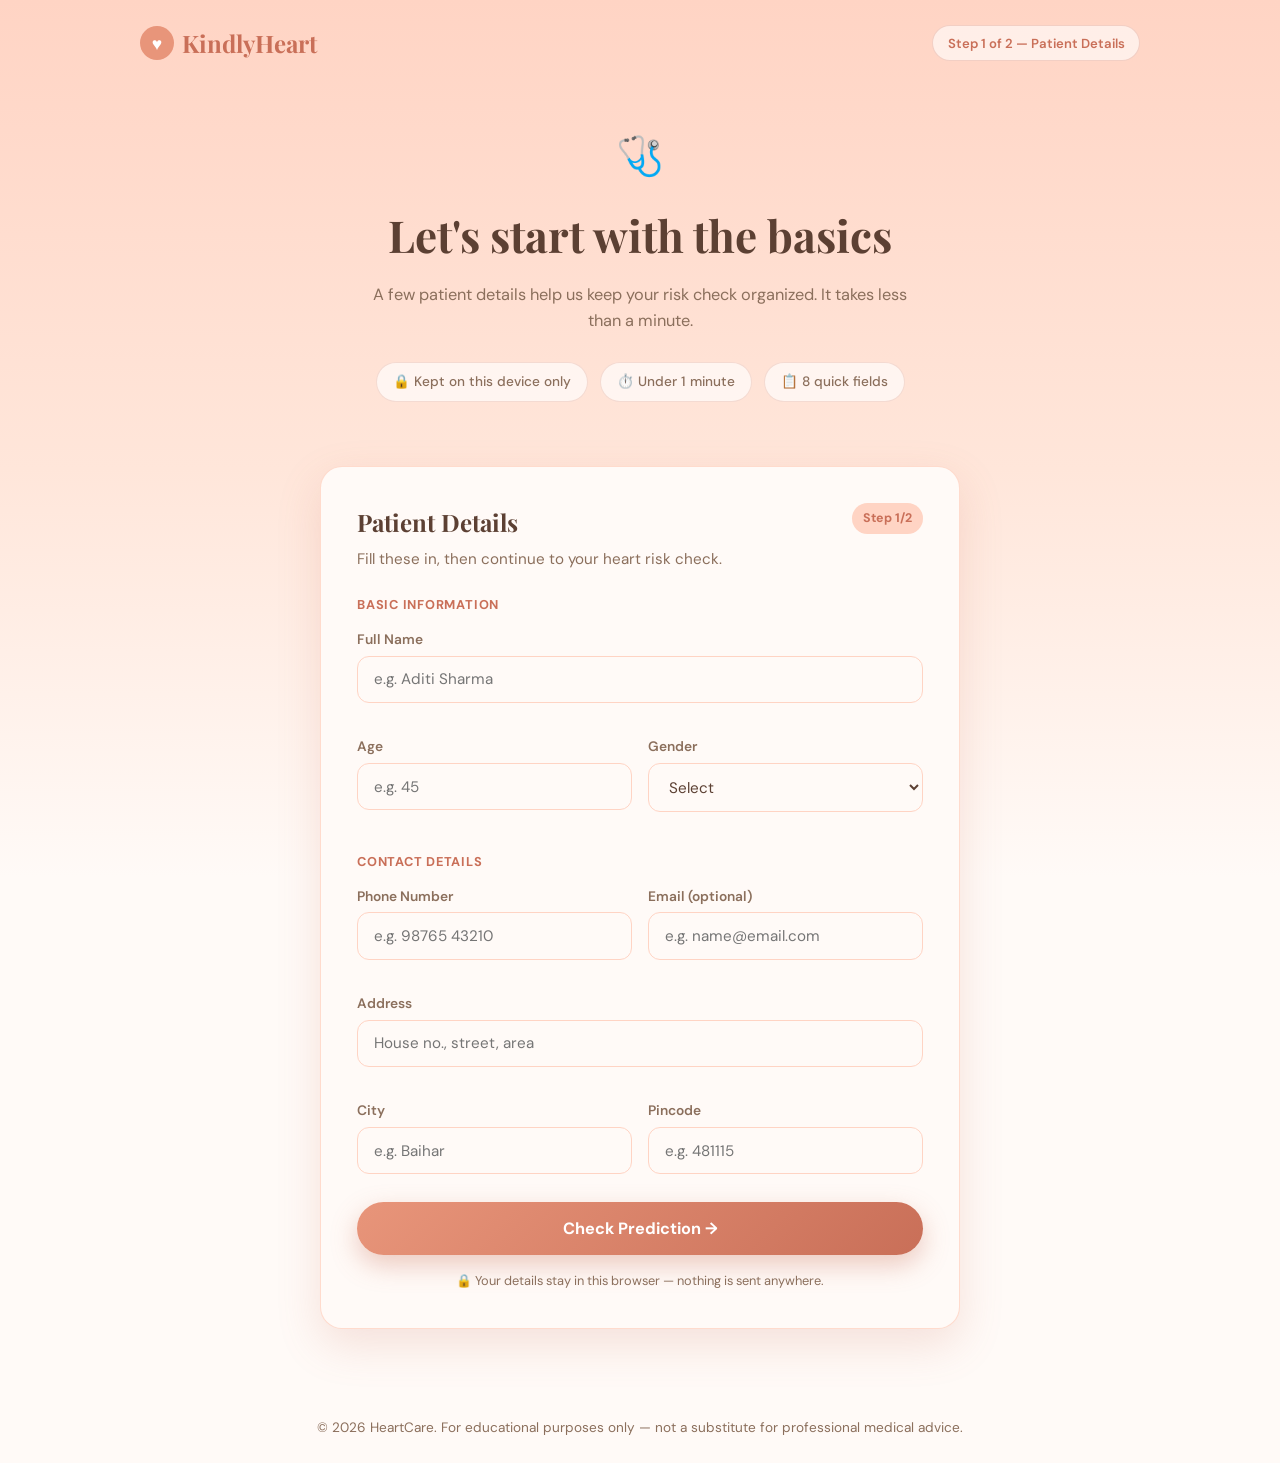
<file: patient-details.html>
<!DOCTYPE html>
<html lang="en">
<head>
<meta charset="UTF-8">
<meta name="viewport" content="width=device-width, initial-scale=1.0">
<title>Patient Details — KindlyHeart</title>
<link rel="preconnect" href="https://fonts.googleapis.com">
<link href="https://fonts.googleapis.com/css2?family=Playfair+Display:wght@700&family=DM+Sans:wght@400;500;600;700&display=swap" rel="stylesheet">
<style>
  :root {
    --peach: #ffd4c4;
    --peach-soft: #ffe6da;
    --peach-deep: #f6b79f;
    --coral: #e8957a;
    --coral-dark: #c96f58;
    --cream: #fffaf7;
    --brown: #5c4033;
    --brown-soft: #8b6f5c;
    --green-soft: #7aab8f;
    --shadow: 0 16px 44px rgba(201, 111, 88, 0.18);
    --radius: 22px;
  }

  * { margin: 0; padding: 0; box-sizing: border-box; }

  body {
    font-family: "DM Sans", sans-serif;
    background: linear-gradient(180deg, var(--peach) 0%, var(--peach-soft) 32%, var(--cream) 60%);
    color: var(--brown);
    min-height: 100vh;
    line-height: 1.6;
  }

  .container { width: min(1000px, 92%); margin: 0 auto; }

  /* Header */
  .header { padding: 1.5rem 0; }

  .header__inner {
    display: flex;
    justify-content: space-between;
    align-items: center;
  }

  .logo {
    display: flex;
    align-items: center;
    gap: 0.5rem;
    font-family: "Playfair Display", serif;
    font-size: 1.5rem;
    font-weight: 700;
    color: var(--coral-dark);
  }

  .logo__icon {
    display: inline-grid;
    place-items: center;
    width: 34px;
    height: 34px;
    border-radius: 50%;
    background: var(--coral);
    color: white;
    font-size: 1.1rem;
  }

  .step-pill {
    background: rgba(255, 255, 255, 0.6);
    border: 1px solid rgba(201, 111, 88, 0.25);
    color: var(--coral-dark);
    font-weight: 600;
    font-size: 0.82rem;
    padding: 0.4rem 0.9rem;
    border-radius: 999px;
  }

  /* Hero */
  .hero { text-align: center; padding: 2.5rem 0 1.5rem; }

  .hero__icon { font-size: 2.4rem; margin-bottom: 0.75rem; }

  .hero h1 {
    font-family: "Playfair Display", serif;
    font-size: clamp(1.9rem, 4.5vw, 2.75rem);
    margin-bottom: 0.75rem;
  }

  .hero p {
    color: var(--brown-soft);
    max-width: 540px;
    margin: 0 auto;
    font-size: 1.02rem;
  }

  /* Trust strip */
  .trust-strip {
    display: flex;
    flex-wrap: wrap;
    justify-content: center;
    gap: 0.75rem;
    margin: 1.75rem 0 0.5rem;
  }

  .trust-chip {
    display: flex;
    align-items: center;
    gap: 0.4rem;
    background: rgba(255, 255, 255, 0.65);
    border: 1px solid rgba(201, 111, 88, 0.2);
    padding: 0.5rem 1rem;
    border-radius: 999px;
    font-size: 0.85rem;
    font-weight: 500;
    color: var(--brown-soft);
  }

  /* Form section */
  .intake { padding: 2rem 0 4rem; display: flex; justify-content: center; }

  .card {
    width: min(640px, 100%);
    background: var(--cream);
    border-radius: var(--radius);
    padding: 2.25rem;
    box-shadow: var(--shadow);
    border: 1px solid rgba(255, 212, 196, 0.8);
  }

  .card__head {
    display: flex;
    align-items: flex-start;
    justify-content: space-between;
    gap: 1rem;
    margin-bottom: 1.5rem;
  }

  .card h2 {
    font-family: "Playfair Display", serif;
    color: var(--brown);
    margin-bottom: 0.35rem;
  }

  .card__subtitle { color: var(--brown-soft); font-size: 0.95rem; }

  .card__badge {
    background: var(--peach);
    color: var(--coral-dark);
    font-weight: 700;
    font-size: 0.78rem;
    padding: 0.35rem 0.7rem;
    border-radius: 999px;
    white-space: nowrap;
  }

  .section-label {
    font-size: 0.8rem;
    font-weight: 700;
    text-transform: uppercase;
    letter-spacing: 0.06em;
    color: var(--coral-dark);
    margin: 1.5rem 0 0.75rem;
  }

  .section-label:first-of-type { margin-top: 0; }

  .intake-grid {
    display: grid;
    grid-template-columns: 1fr 1fr;
    gap: 1rem;
  }

  .field--full { grid-column: 1 / -1; }

  @media (max-width: 600px) {
    .intake-grid { grid-template-columns: 1fr; }
  }

  .field {
    display: flex;
    flex-direction: column;
    gap: 0.35rem;
    margin-bottom: 1rem;
  }

  .field label { font-size: 0.86rem; font-weight: 600; color: var(--brown-soft); }

  .field input,
  .field select {
    padding: 0.8rem 1rem;
    border: 1.5px solid var(--peach);
    border-radius: 12px;
    background: #fffaf7;
    font-family: inherit;
    font-size: 0.95rem;
    color: var(--brown);
    transition: border-color 0.2s, box-shadow 0.2s;
  }

  .field input:focus,
  .field select:focus {
    outline: none;
    border-color: var(--coral);
    box-shadow: 0 0 0 3px rgba(232, 149, 122, 0.2);
  }

  .btn {
    margin-top: 0.75rem;
    padding: 1rem 2rem;
    border: none;
    border-radius: 999px;
    font-family: inherit;
    font-size: 1.02rem;
    font-weight: 700;
    cursor: pointer;
    width: 100%;
    transition: transform 0.2s, box-shadow 0.2s;
  }

  .btn--primary {
    background: linear-gradient(135deg, var(--coral), var(--coral-dark));
    color: white;
    box-shadow: 0 10px 26px rgba(201, 111, 88, 0.35);
  }

  .btn--primary:hover {
    transform: translateY(-2px);
    box-shadow: 0 14px 30px rgba(201, 111, 82, 0.4);
  }

  .btn--primary:active { transform: translateY(0); }

  .privacy-note {
    display: flex;
    align-items: center;
    gap: 0.5rem;
    margin-top: 1rem;
    font-size: 0.8rem;
    color: var(--brown-soft);
    justify-content: center;
  }

  .footer {
    text-align: center;
    padding: 1.5rem;
    color: var(--brown-soft);
    font-size: 0.85rem;
  }

  @media (prefers-reduced-motion: reduce) {
    .btn--primary { transition: none; }
  }
</style>
</head>
<body>

  <header class="header">
    <div class="container header__inner">
      <div class="logo"><span class="logo__icon">♥</span> KindlyHeart</div>
      <span class="step-pill">Step 1 of 2 — Patient Details</span>
    </div>
  </header>

  <section class="hero container">
    <div class="hero__icon">🩺</div>
    <h1>Let's start with the basics</h1>
    <p>A few patient details help us keep your risk check organized. It takes less than a minute.</p>

    <div class="trust-strip">
      <span class="trust-chip">🔒 Kept on this device only</span>
      <span class="trust-chip">⏱️ Under 1 minute</span>
      <span class="trust-chip">📋 8 quick fields</span>
    </div>
  </section>

  <section class="intake container">
    <div class="card">
      <div class="card__head">
        <div>
          <h2>Patient Details</h2>
          <p class="card__subtitle">Fill these in, then continue to your heart risk check.</p>
        </div>
        <span class="card__badge">Step 1/2</span>
      </div>

      <form id="patientForm">

        <p class="section-label">Basic Information</p>
        <div class="intake-grid">
          <div class="field field--full">
            <label for="fullName">Full Name</label>
            <input type="text" id="fullName" name="fullName" placeholder="e.g. Aditi Sharma" required>
          </div>

          <div class="field">
            <label for="age">Age</label>
            <input type="number" id="age" name="age" min="1" max="120" placeholder="e.g. 45" required>
          </div>

          <div class="field">
            <label for="gender">Gender</label>
            <select id="gender" name="gender" required>
              <option value="" disabled selected>Select</option>
              <option value="male">Male</option>
              <option value="female">Female</option>
              <option value="other">Other</option>
            </select>
          </div>
        </div>

        <p class="section-label">Contact Details</p>
        <div class="intake-grid">
          <div class="field">
            <label for="phone">Phone Number</label>
            <input type="tel" id="phone" name="phone" placeholder="e.g. 98765 43210" required>
          </div>

          <div class="field">
            <label for="email">Email (optional)</label>
            <input type="email" id="email" name="email" placeholder="e.g. name@email.com">
          </div>

          <div class="field field--full">
            <label for="address">Address</label>
            <input type="text" id="address" name="address" placeholder="House no., street, area" required>
          </div>

          <div class="field">
            <label for="city">City</label>
            <input type="text" id="city" name="city" placeholder="e.g. Baihar" required>
          </div>

          <div class="field">
            <label for="pincode">Pincode</label>
            <input type="text" id="pincode" name="pincode" placeholder="e.g. 481115" required>
          </div>
        </div>

        <button type="submit" id="checkPredictionBtn" class="btn btn--primary">Check Prediction →</button>

        <p class="privacy-note">🔒 Your details stay in this browser — nothing is sent anywhere.</p>
      </form>
    </div>
  </section>

  <footer class="footer">
    &copy; 2026 HeartCare. For educational purposes only — not a substitute for professional medical advice.
  </footer>

  <script>
    document.getElementById("patientForm").addEventListener("submit", async function (e) {
      e.preventDefault();

      const formData = new FormData(e.target);
      const patient = Object.fromEntries(formData.entries());

      // Keep a local copy either way, then try to save to the backend
      try {
        sessionStorage.setItem("kindlyheart_patient", JSON.stringify(patient));
      } catch (err) {
        console.warn("Could not save patient details locally:", err);
      }

      try {
        const res = await fetch("/api/patients", {
          method: "POST",
          headers: { "Content-Type": "application/json" },
          body: JSON.stringify(patient),
        });
        if (!res.ok) throw new Error(`Backend responded ${res.status}`);
        console.info("Patient details saved to backend database.");
      } catch (err) {
        console.warn("Backend unavailable, patient details kept locally only:", err.message);
      }

      window.location.href = "index.html";
    });
  </script>

</body>
</html>
</file>
